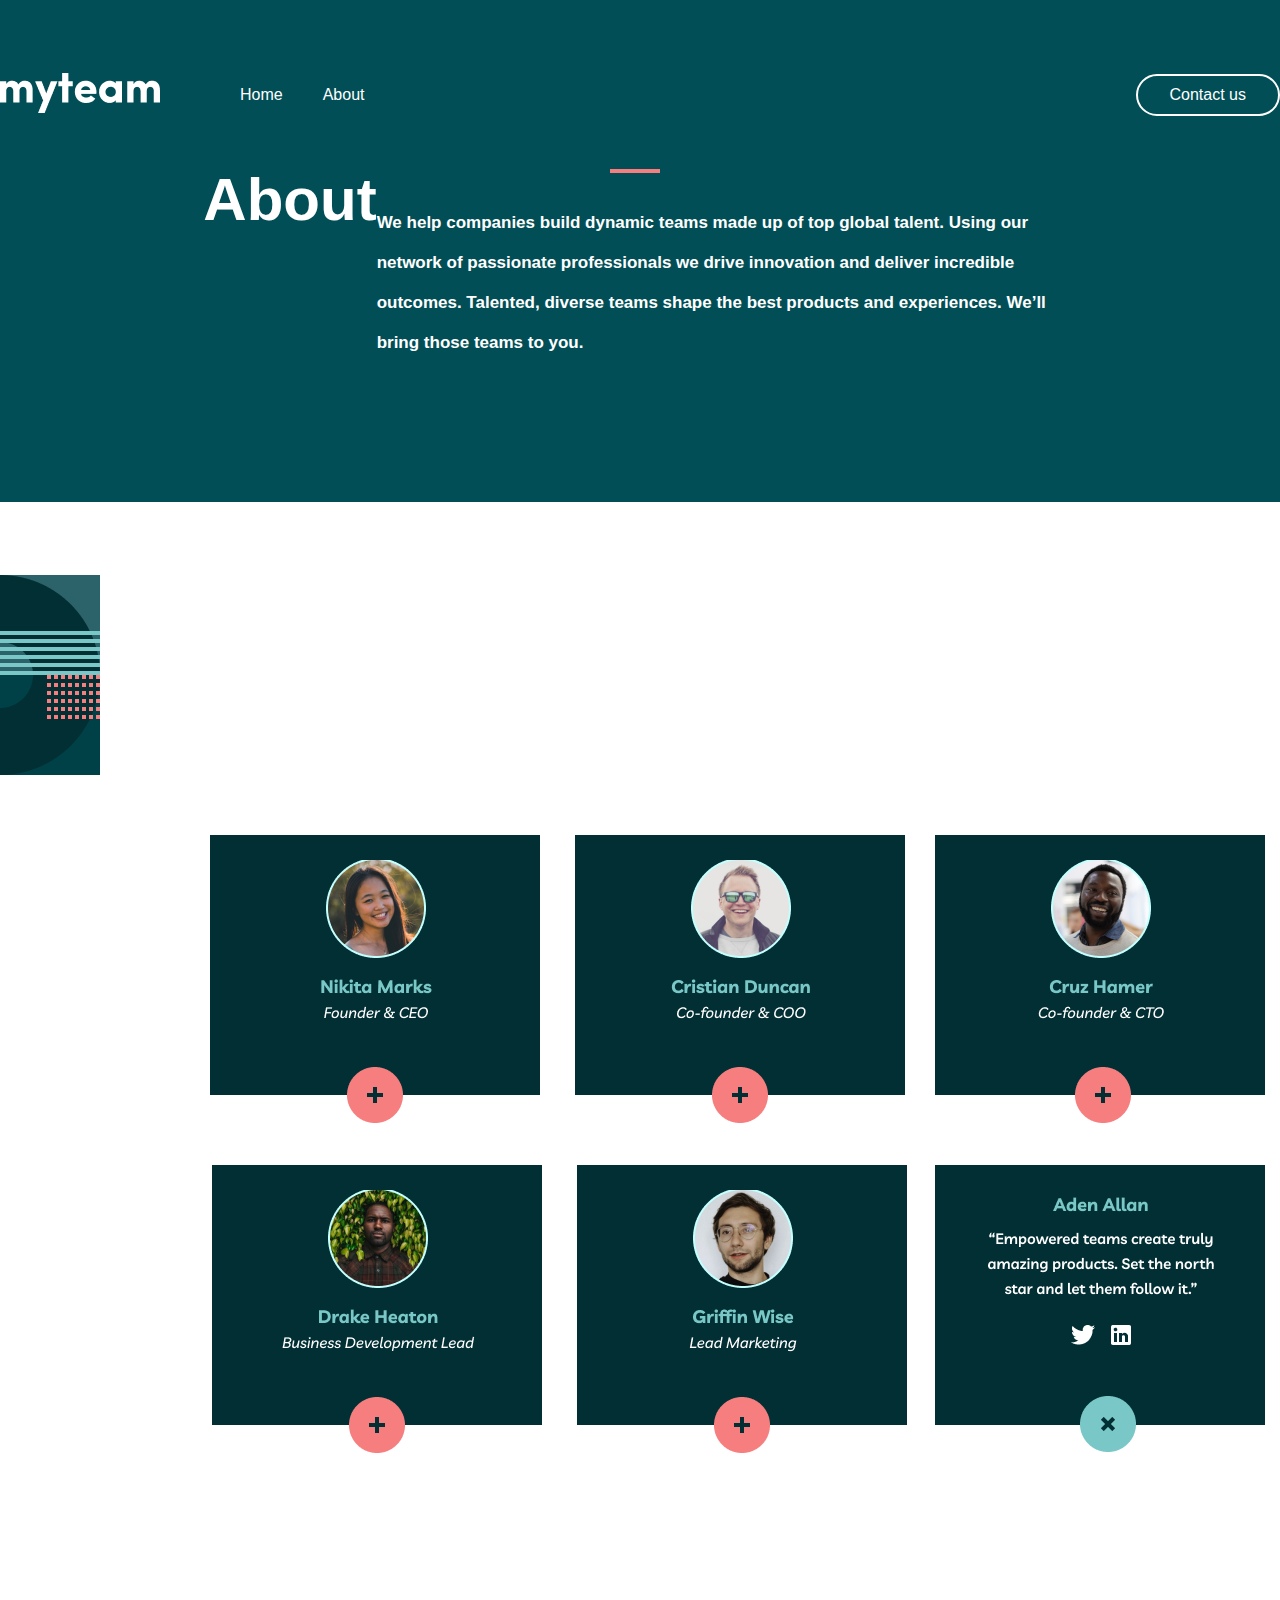
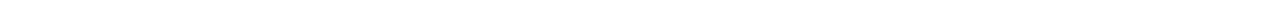
<file: index.html>
<!DOCTYPE html>
<html lang="en">
<head>
    <meta charset="UTF-8">
    <meta http-equiv="X-UA-Compatible" content="IE=edge">
    <meta name="viewport" content="width=device-width, initial-scale=1.0">
    <title>Document</title>
    <link rel="stylesheet" href="./css/style.css">
</head>
<body>
    <div class="About">
        <header class="header">
            <div class="container">
                <nav class="header__nav">
                    <a class="header__logo" href="#">
                        <img src="./img/img1.png" alt="">
                    </a>
                    <ul class="header__list">
                        <li class="header__item"><a href="#">Home</a></li>
                        <li class="header__item"><a href="#">About</a></li>
                        <li class="header__item"><a href="#">Contact us</a></li>
                    </ul>
                </nav>
            </div>
            
          </header>
    
        <section class="hero">
            <div class="container hero__inner">
            <div class="hero__img">
                <img src="./img/bimg.png" alt="">
            </div>
                <h2 class="hero__title">About</h2>
                <p class="hero__text">We help companies build dynamic teams made up of top global talent. Using our network 
                    of passionate professionals we drive innovation and deliver incredible outcomes. Talented, diverse teams 
                    shape the best products and experiences. We’ll bring those teams to you.</p>
            
            </div> 
        </section>
    </div>


<div class="project1">
    <section class="project">
        <div class="container project__inner">
            <h1 class="project__tittle">Meet the Directors</h1>
            <div class="project__picture" >
                <img src="./img/bg2img.png" alt="" >
                <img class="imgplyus" src="./img/imgplyus.png" alt="">
                <div class="project__picture2">
                    <img src="./img/bg3img.png" alt="">
                    <img class="img2plyus" src="./img/img2plyus.png" alt="">
                </div>
                <div class="project__picture3">
                    <img src="./img/bg5img.png" alt="">
                    <img class="img3plyus" src="./img/img3plyus.png" alt="">
                </div>
                <div class="project__picture4">
                    <img src="./img/bg4img.png" alt="">
                    <img class="img4plyus" src="./img/img4plyus.png" alt="">
                </div>
                <div class="project__picture5">
                    <img src="./img/bg6img.png" alt="">
                    <img class="img5plyus" src="./img/img5plyus.png" alt="">
                </div>
                <div class="project__picture6">
                    <img src="./img/bg7img.png" alt="">
                    <img class="img6plyus" src="./img/img6plyus.png" alt="">
                </div>
                <img class="kvadrat" src="./img/kvadrat.png" alt="">
            </div>
            <div class="project__img">
                <img src="./img/bgimg.png" alt="">
            </div>
         </div>
    </section>
</div>
    
    
    <!-- <section class="info">
        <div class="container info__inner">
            <h2 class="info__tittle">
                Some of our clients
            </h2>
            <img class="info__piv" src="./img/picture.png" alt="">
        </div>
    </section> -->

    <!-- <div class="footerBefore">
      
        <div class="container footerBefore__inner">
          <h2 class="footerBefore__title">Ready to get started?</h2>
          <a class="footerBefore__contact" href="#">Contact us</a>
        </div>
        <img class="shar.img" src="./img/img.png" alt="">
      </div>
    
      <footer class="footer">     
        <div class="container footer_inner"> 
          <ul class="footer__menu">
           <li> 
              <a href="#" >
               <img src="./img/myteam (4).svg" alt="">
              </a>
          </li>
            <li class="footer_logo">
                <a href="#">home</a>
            </li>
            <li class="footer_logo">
                <a href="#">About</a>
            </li>
          </ul>
  
          <div class="footer__adress">
            <ul class="footer__list">
              <li class="footer__item">987  Hillcrest Lane</li>
              <li class="footer__item">Irvine, CA</li>
              <li class="footer__item">California 92714</li>
              <li class="footer__item">Call Us : 99-086-00-39</li>
            </ul>
          </div>
          <div class="footer__icons">
            <ul class="footer__list--icon">
              <li class="footer__item--icon"><a href="#"><img src="" alt=""></a></li>
              <li class="footer__item--icon"><a href="#"><img src="" alt=""></a></li>
              <li class="footer__item--icon"><a href="#"><img src="" alt=""></a></li>
            </ul>
            <div class="social">
              <img src="./img/social.png" alt="">
            </div>          
            <p>Copyright 2022. All Rights Reserved</p>
          </div>
        </div>
      </footer> -->

</body>
</html>
</file>
<file: css/style.css>
* {
    margin: 0;
    padding: 0;
    box-sizing: border-box;
}

body{
    display: flex;
    flex-direction: column;
    font-family: 'Livvic', sans-serif;
}

.container {
    margin: 0 auto;
}

.header {
    background: #014E56;
    padding-top: 73px;
    /* min-height: 190px; */
    background-color: #014E56;
}
.header__nav {
    display: flex;
    justify-content: space-between;
}

.header__nav .header__list {
    display: flex;
    justify-content: space-between;
    flex-grow: 1;
    align-items: center;
    list-style-type: none;
}

.header__item {
    margin-left: 80px;
}

.header__item a{
    color: #fff;
    text-decoration: none;
}
.header__item:nth-child(2){
    display: flex;
    flex-grow: 1;
    margin-left: 40px;

}

.header__item:nth-child(3){
    padding: 10px 32px;
    border: 2px solid #fff;
    border-radius: 50px;
    cursor: pointer;
}

.hero {
    display: flex;
    position: relative;
    background-repeat: no-repeat;
    background-color: #014E56;
    padding-top: 135px;
    padding-bottom: 250px;
    height: 200px;
}

.hero__img{
    position: absolute;
    height: 200px;
    left: 1373px;
    top: 183px;
}


.hero::before {
    content:  url(../img/imgbefore.png);
    position: absolute;
    left: 610px;
    bottom: 325px;
}

.hero__inner {
    display: flex;
    justify-content: space-between;
    align-items: center;
}

.hero__title {
    top: 10px;
    font-weight: 600;
    font-size: 60px;
    line-height: 100px;
    color: #FFFFFF;
    bottom: 700px;
    padding-bottom: 105px;
}

.hero__text {
    position: relative;
    width: 700px;
    font-weight: 600;
    font-size: 17px;
    line-height: 40px;
    color: #FFFFFF;
    padding-top: 1px;
    height: 100px;
}



.project__img > img{
    position: absolute;
    left: 0px;
    top: 575px;
    background-color: #004047;
}

.project__inner{
    display: flex;
    align-items: center;
    justify-content: center;
}

.project__tittle{
    position: absolute;
    left: 535px;
    top: 730px;

    font-style: normal;
    font-weight: 20;
    font-size: 48px;
    line-height: 48px;
    text-align: center;
    color: #fff;
}

.project__picture{
    position: absolute;
    padding-top: 25px;
    width: 330px;
    height: 260px;
    left: 210px;
    top: 835px;
    padding-left: 15px;
    background-color: #012F34;
}

.imgplyus{
    padding-top: 38px;
    padding-left: 122px;
}

.project__picture2{
    width: 330px;
    height: 260px;
    margin-top: -292px;
    margin-left: 350px;
    padding-top: 25px;
    padding-left: 15px;
    background-color: #012F34;
}

.img2plyus{
    padding-top: 38px;
    padding-left: 122px;
}

.project__picture3{
    width: 330px;
    height: 260px;
    margin-top: -260px;
    margin-left: 710px;
    padding-top: 25px;
    padding-left: 15px;
    background-color: #012F34;
}

.img3plyus{
    padding-top: 38px;
    padding-left: 125px;
}

.project__picture4{
    width: 330px;
    height: 260px;
    margin-top: 70px;
    margin-left: -13px;
    padding-top: 25px;
    padding-left: 15px;
    background-color: #012F34;
}

.img4plyus{
    padding-top: 38px;
    padding-left: 122px;
}

.project__picture5{
    width: 330px;
    height: 260px;
    margin-top: -260px;
    margin-left: 352px;
    padding-top: 25px;
    padding-left: 15px;
    background-color: #012F34;
}

.img5plyus{
    padding-top: 38px;
    padding-left: 122px;
}

.project__picture6{
    width: 330px;
    height: 260px;
    margin-top: -260px;
    margin-left: 710px;
    padding-top: 25px;
    padding-left: 15px;
    background-color: #012F34;
}

.img6plyus{
    padding-top: 47px;
    padding-left: 130px;
}

.kvadrat{
    padding-left: 1100px;
    padding-top: 90px;
    font-size: 20px;
}

.imgp{
    position: absolute;
    left: 0px;
    top: 1650px;
    background-color: #012F34;
}


.worker__tittle{
    padding-left: 250px;
    color: white;
    font-size: 35px;
    padding-top: 1225px;
}


.footerBefore {
    background-image: url(../img/bg-footer-before.svg);
    background-repeat: no-repeat;
    background-position: left bottom;
    background-color: #F67E7E;
}

.footerBefore__inner {
    display: flex;
    justify-content: space-between;
    align-items: center;
    margin: 76px auto;
    top: 76px;
    height: 1px;
}
.footerBefore__title {
    display: flex;
    flex-grow: 3;
    font-weight: 700;
    font-size: 48px;
    line-height: 48px;
    color: #012F34;
    margin-left: 100px;
}

.footerBefore__contact {
    margin-right: 100px;
    color:  #012F34;
    text-decoration: none;
    font-weight: 600;
    font-size: 18px;
    line-height: 28px;
    padding: 10px 33px;
    border: 2px solid #012F34;
    border-radius: 30px;
    transition: all ease 0.3s;
}
.footerBefore__contact:hover {
    color:  #F67E7E;
    background-color: #04555ee1;
    border: 2px solid #ecafaf;
}

/* ------- */

 
.footer {
    background-color: #002529;
    padding: 48px 0;
}

.footer_inner {
    display: flex;
    justify-content: space-between;
}

.footer__menu {
    list-style-type: none;
    display: flex;
    flex-wrap: wrap;
    align-content: space-around;
    width: 159px;
    margin-right: 125px;
}

.footer__menu .footer_logo a{
    text-decoration: none;
    font-weight: 600;
    font-size: 18px;
    line-height: 28px;
    color: #FFFFFF;
}

.footer__menu .footer_logo:nth-child(2) {
    display: flex;
    flex-grow: 1;
}

.footer__adress {
    display: flex;
    flex-grow: 1;
}

.footer__list {
    list-style-type: none;
    font-weight: 600;
    font-size: 15px;
    line-height: 25px;
    color: #FFFFFF;
    mix-blend-mode: normal;
    opacity: 0.6;
}

.footer__icons{
    display: flex;
    flex-direction: column;
}
.footer__list--icon{
    display: flex;
    flex-direction: row;
    justify-content: flex-end;
    list-style-type: none;
}

.footer__item--icon:nth-child(2){
    padding: 0 16px;
}

.footer__icons p{
    margin-top: 49px;
    font-weight: 600;
    font-size: 15px;
    line-height: 25px;
    text-align: right;
    color: #FFFFFF;
    mix-blend-mode: normal;
    opacity: 0.6;
}


.tho__inner{
    Width: 10px;
    Height:62px;
    Top:240px;
    Left:144px;
    margin-left: 135px;
}

.tho1__inner{
    width: -10px;
    height: -10px;
    margin-left: 135px;
}

.img1{
    position: absolute;
    width: 100px;
    height: 50px;
    left: 0px;
    top: 0px;
    margin-bottom: 645px;
}

.img2{
    position: absolute;
    width: 200px;
    height: 200px;
    left: 1240;
    right: 0px;
    bottom: -100px;
    opacity: 1;
}

.imga{
    position: absolute;
    left: 345px;
    right: 1066;
    bottom: 400px;
    
    background: 2C6269;
}

.imgb{
    position: absolute;
    left: 720px;
    bottom: 400px;
}

.imgc{
    position: absolute;
    left: 1070px;

    bottom: 400px;
}

.hero__inner > img{
    margin-left: 1px;
}
.shar.img{
    top: 56px;
}

.picture1{
    padding-left: 1371px;
}

.social{
    padding-left: 150px;
}
</file>
